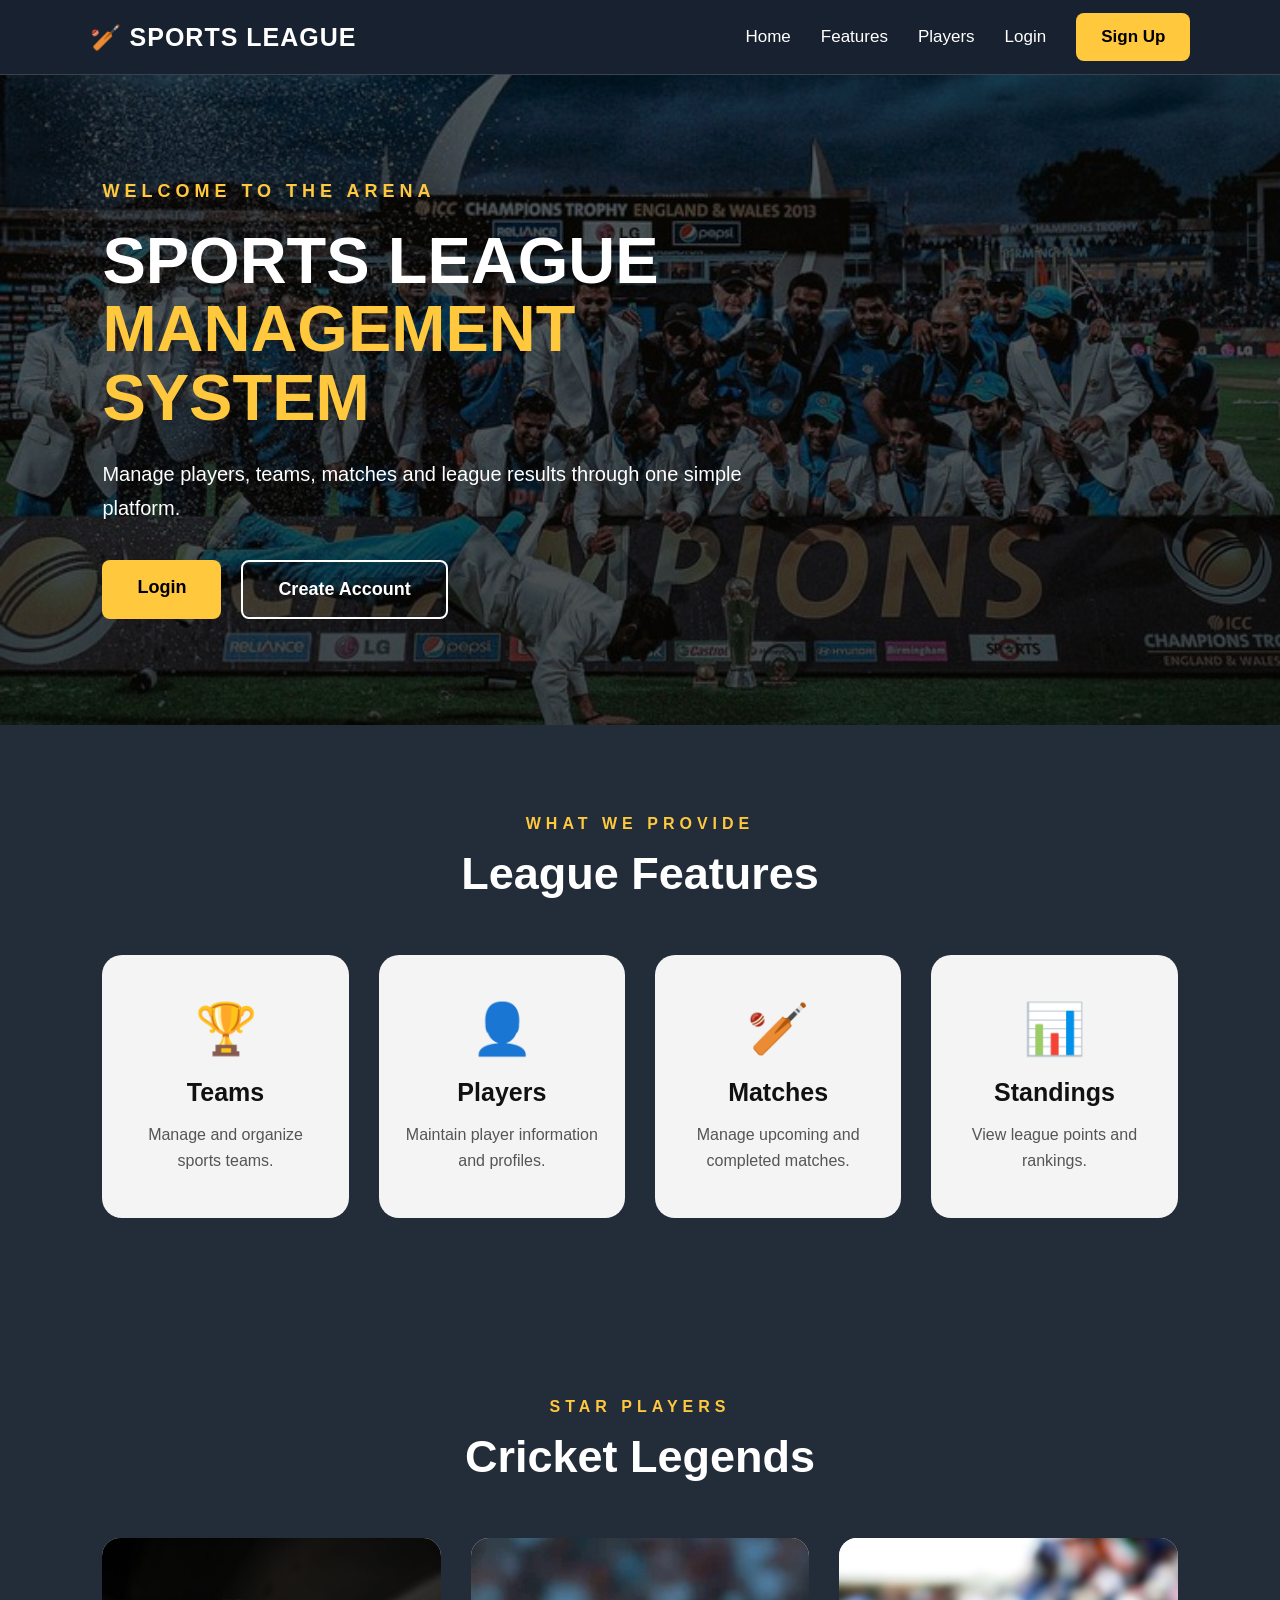
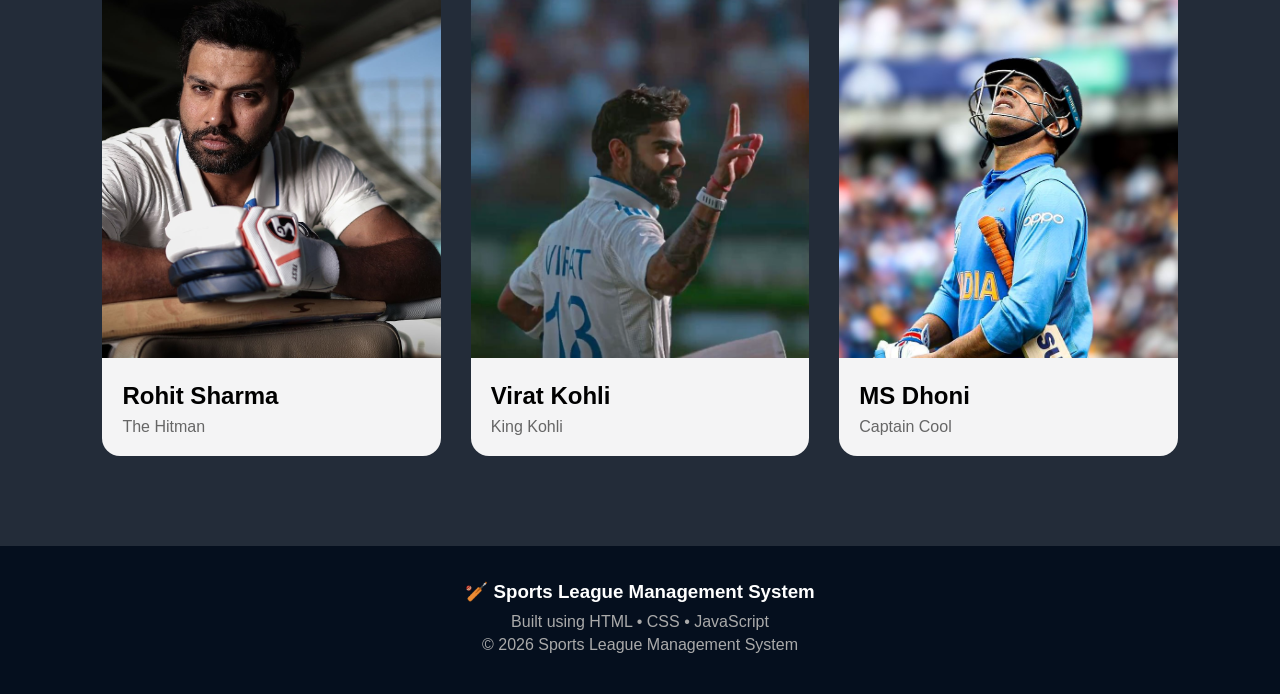
<file: index.html>
<!DOCTYPE html>
<html lang="en">

<head>
    <meta charset="UTF-8">
    <meta name="viewport" content="width=device-width, initial-scale=1.0">

    <title>Sports League Management System</title>

    <link rel="stylesheet" href="style.css">
</head>

<body>

    <!-- Navigation -->
    <nav class="navbar">

        <div class="logo">
            🏏 SPORTS LEAGUE
        </div>

        <div class="nav-links">
            <a href="index.html">Home</a>
            <a href="#features">Features</a>
            <a href="#players">Players</a>
            <a href="login.html">Login</a>
            <a href="signup.html" class="signup-btn">Sign Up</a>
        </div>

    </nav>


    <!-- Hero Section -->
    <section class="hero">

        <div class="hero-content">

            <p class="welcome">WELCOME TO THE ARENA</p>

            <h1>
                SPORTS LEAGUE
                <span>MANAGEMENT SYSTEM</span>
            </h1>

            <p class="description">
                Manage players, teams, matches and league results
                through one simple platform.
            </p>

            <div class="hero-buttons">

                <a href="login.html" class="login-btn">
                    Login
                </a>

                <a href="signup.html" class="create-btn">
                    Create Account
                </a>

            </div>

        </div>

    </section>


    <!-- Features -->
    <section class="features" id="features">

        <p class="section-small-title">
            WHAT WE PROVIDE
        </p>

        <h2>League Features</h2>

        <div class="feature-grid">

            <div class="feature-card">
                <div class="feature-icon">🏆</div>
                <h3>Teams</h3>
                <p>
                    Manage and organize sports teams.
                </p>
            </div>


            <div class="feature-card">
                <div class="feature-icon">👤</div>
                <h3>Players</h3>
                <p>
                    Maintain player information and profiles.
                </p>
            </div>


            <div class="feature-card">
                <div class="feature-icon">🏏</div>
                <h3>Matches</h3>
                <p>
                    Manage upcoming and completed matches.
                </p>
            </div>


            <div class="feature-card">
                <div class="feature-icon">📊</div>
                <h3>Standings</h3>
                <p>
                    View league points and rankings.
                </p>
            </div>

        </div>

    </section>


    <!-- Players -->
    <section class="players" id="players">

        <p class="section-small-title">
            STAR PLAYERS
        </p>

        <h2>Cricket Legends</h2>

        <div class="player-grid">


            <div class="player-card">

                <img src="Photos/player1.jpg.jpeg"
                     alt="Rohit Sharma">

                <div class="player-info">
                    <h3>Rohit Sharma</h3>
                    <p>The Hitman</p>
                </div>

            </div>


            <div class="player-card">

                <img src="Photos/player1.jpg"
                     alt="Virat Kohli">

                <div class="player-info">
                    <h3>Virat Kohli</h3>
                    <p>King Kohli</p>
                </div>

            </div>


            <div class="player-card">

                <img src="Photos/player3.jpg.jpg"
                     alt="MS Dhoni">

                <div class="player-info">
                    <h3>MS Dhoni</h3>
                    <p>Captain Cool</p>
                </div>

            </div>


        </div>

    </section>


    <!-- Footer -->
    <footer>

        <h3>🏏 Sports League Management System</h3>

        <p>
            Built using HTML • CSS • JavaScript
        </p>

        <p>
            © 2026 Sports League Management System
        </p>

    </footer>

</body>

</html>
</file>
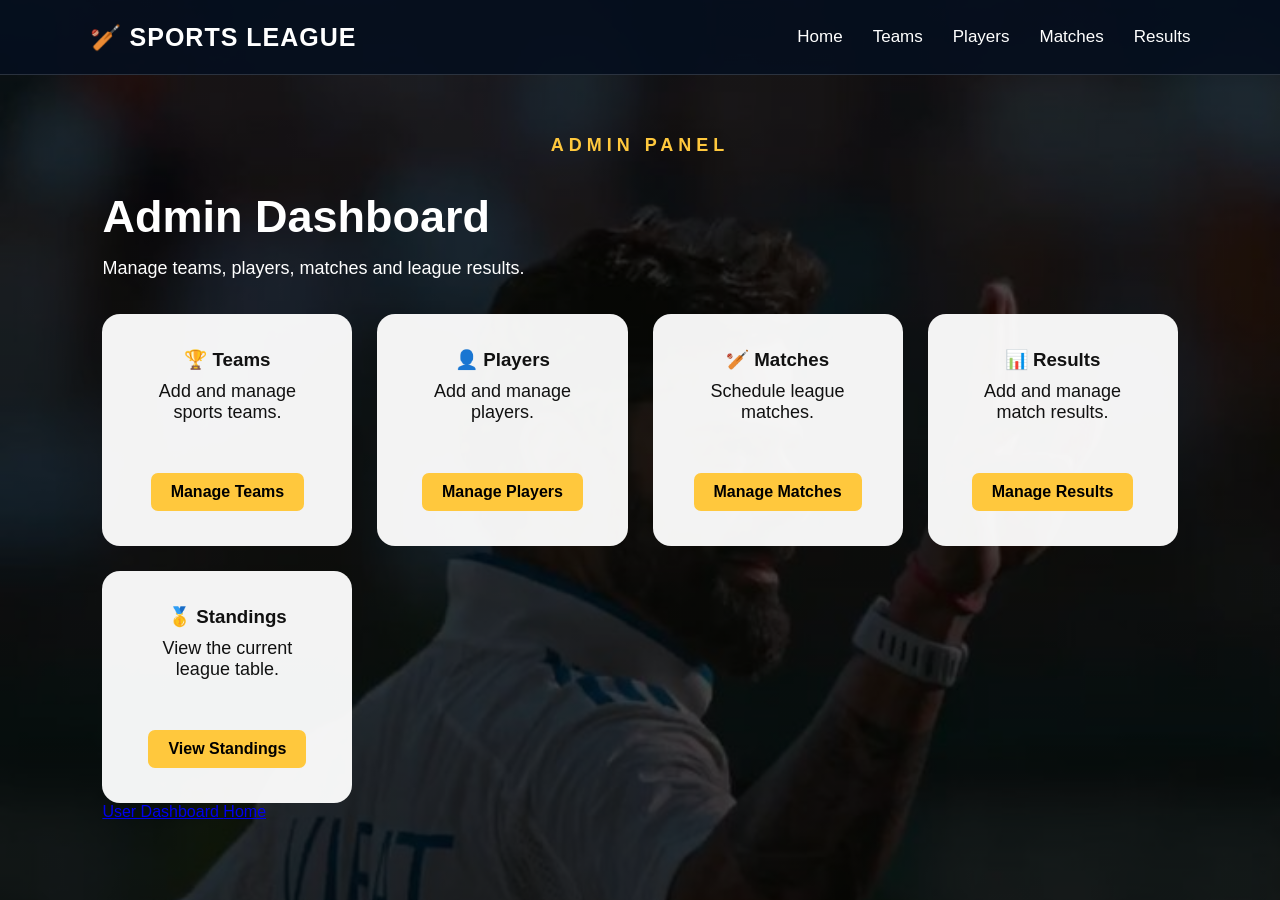
<file: admin.html>
<!DOCTYPE html>
<html lang="en">

<head>
    <meta charset="UTF-8">
    <meta name="viewport" content="width=device-width, initial-scale=1.0">
    <title>Admin Dashboard - Sports League</title>
    <link rel="stylesheet" href="style.css">
</head>

<body class="admin-page">

    <nav class="navbar">

        <div class="logo">
            🏏 SPORTS LEAGUE
        </div>

        <div class="nav-links">

            <a href="index.html">Home</a>

            <a href="teams.html">Teams</a>

            <a href="players.html">Players</a>

            <a href="matches.html">Matches</a>

            <a href="results.html">Results</a>

        </div>

    </nav>


    <div class="dashboard">

        <p class="section-small-title">
            ADMIN PANEL
        </p>

        <h1>Admin Dashboard</h1>

        <p>
            Manage teams, players, matches and league results.
        </p>


        <div class="dashboard-grid">


            <div class="dashboard-card">

                <h3>🏆 Teams</h3>

                <p>
                    Add and manage sports teams.
                </p>

                <a href="teams.html">
                    Manage Teams
                </a>

            </div>


            <div class="dashboard-card">

                <h3>👤 Players</h3>

                <p>
                    Add and manage players.
                </p>

                <a href="players.html">
                    Manage Players
                </a>

            </div>


            <div class="dashboard-card">

                <h3>🏏 Matches</h3>

                <p>
                    Schedule league matches.
                </p>

                <a href="matches.html">
                    Manage Matches
                </a>

            </div>


            <div class="dashboard-card">

                <h3>📊 Results</h3>

                <p>
                    Add and manage match results.
                </p>

                <a href="results.html">
                    Manage Results
                </a>

            </div>


            <div class="dashboard-card">

                <h3>🥇 Standings</h3>

                <p>
                    View the current league table.
                </p>

                <a href="standings.html">
                    View Standings
                </a>

            </div>


        </div>


        <div class="page-navigation">

            <a href="user.html">
                User Dashboard
            </a>

            <a href="index.html">
                Home
            </a>

        </div>

    </div>


</body>

</html>
</file>
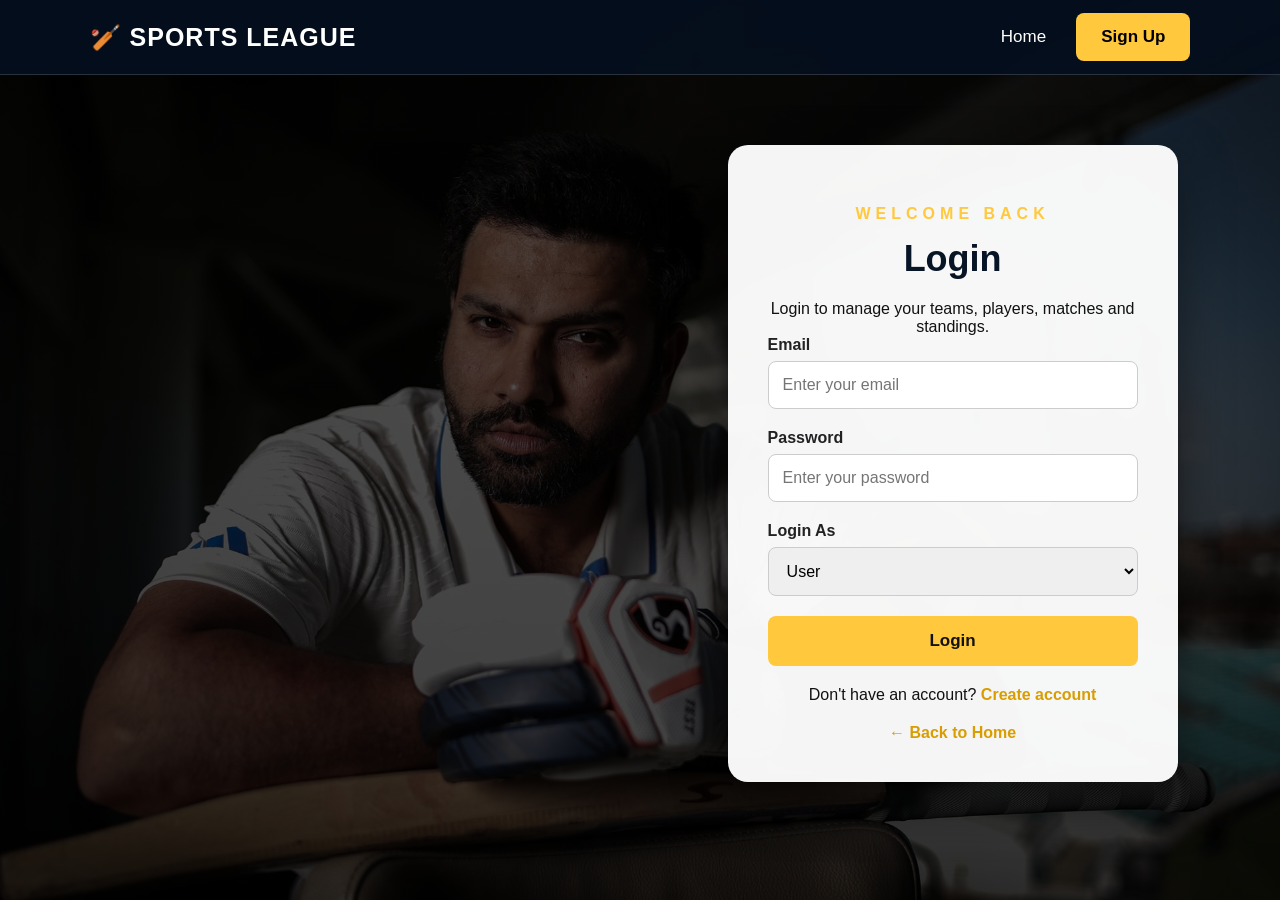
<file: login.html>
<!DOCTYPE html>
<html lang="en">

<head>
    <meta charset="UTF-8">
    <meta name="viewport" content="width=device-width, initial-scale=1.0">

    <title>Login - Sports League</title>

    <link rel="stylesheet" href="style.css">
</head>

<body class="login-page">

    <nav class="navbar">

        <div class="logo">
            🏏 SPORTS LEAGUE
        </div>

        <div class="nav-links">
            <a href="index.html">Home</a>
            <a href="signup.html" class="signup-btn">Sign Up</a>
        </div>

    </nav>


    <div class="form-container">

        <p class="section-small-title">WELCOME BACK</p>

        <h2>Login</h2>

        <p class="login-description">
            Login to manage your teams, players, matches and standings.
        </p>

        <form onsubmit="loginUser(event)">

            <label for="email">Email</label>

            <input
                type="email"
                id="email"
                placeholder="Enter your email"
                required
            >


            <label for="password">Password</label>

            <input
                type="password"
                id="password"
                placeholder="Enter your password"
                required
            >


            <label for="role">Login As</label>

            <select id="role">

                <option value="user">User</option>

                <option value="admin">Admin</option>

            </select>


            <button type="submit">
                Login
            </button>

        </form>


        <p class="account-text">
            Don't have an account?
            <a href="signup.html">Create account</a>
        </p>


        <p class="back-home">
            <a href="index.html">← Back to Home</a>
        </p>

    </div>


    <script>

        function loginUser(event) {

            event.preventDefault();

            let email =
                document.getElementById("email").value;

            let password =
                document.getElementById("password").value;

            let role =
                document.getElementById("role").value;


            if (role === "admin") {

                if (
                    email === "admin@gmail.com" &&
                    password === "admin123"
                ) {

                    localStorage.setItem(
                        "loggedIn",
                        "admin"
                    );

                    window.location.href =
                        "admin.html";

                } else {

                    alert("Invalid admin login");

                }

            } else {

                let users =
                    JSON.parse(
                        localStorage.getItem("users")
                    ) || [];


                let user = users.find(
                    u =>
                        u.email === email &&
                        u.password === password
                );


                if (user) {

                    localStorage.setItem(
                        "loggedIn",
                        "user"
                    );

                    localStorage.setItem(
                        "currentUser",
                        user.name
                    );

                    window.location.href =
                        "user.html";

                } else {

                    alert("Invalid email or password");

                }

            }

        }

    </script>

</body>

</html>
</file>
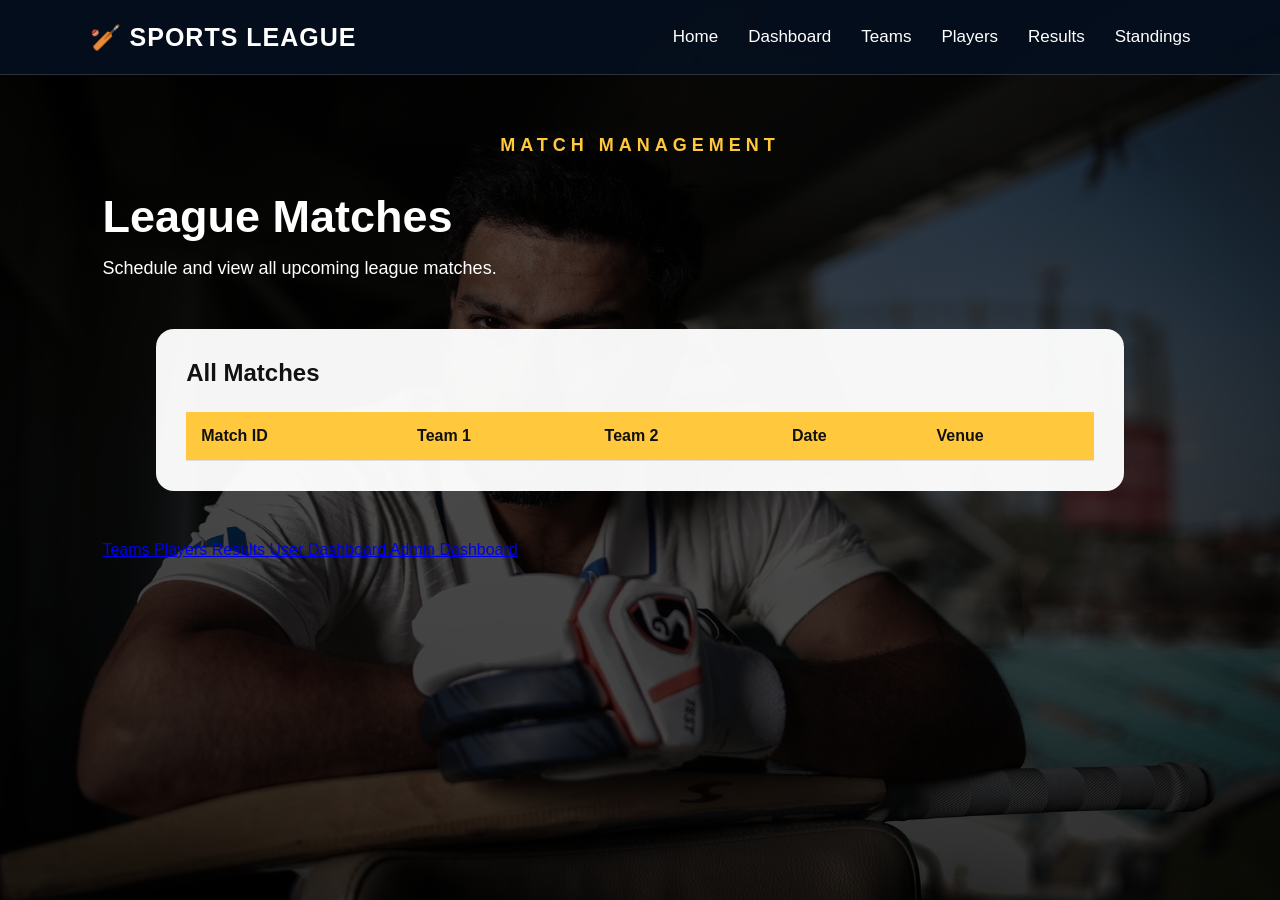
<file: matches.html>
<!DOCTYPE html>
<html lang="en">

<head>
    <meta charset="UTF-8">
    <meta name="viewport" content="width=device-width, initial-scale=1.0">
    <title>Matches - Sports League</title>
    <link rel="stylesheet" href="style.css">
</head>

<body class="matches-page">

    <nav class="navbar">

        <div class="logo">
            🏏 SPORTS LEAGUE
        </div>

        <div class="nav-links">

            <a href="index.html">Home</a>
            <a href="user.html">Dashboard</a>
            <a href="teams.html">Teams</a>
            <a href="players.html">Players</a>
            <a href="results.html">Results</a>
            <a href="standings.html">Standings</a>

        </div>

    </nav>


    <div class="dashboard">

        <p class="section-small-title">
            MATCH MANAGEMENT
        </p>

        <h1>League Matches</h1>

        <p>
            Schedule and view all upcoming league matches.
        </p>


        <!-- ADMIN SECTION -->

        <div id="adminSection" class="input-container">

            <h2>Schedule New Match</h2>

            <input
                type="text"
                id="team1"
                placeholder="Enter Team 1"
            >

            <input
                type="text"
                id="team2"
                placeholder="Enter Team 2"
            >

            <input
                type="date"
                id="matchDate"
            >

            <input
                type="text"
                id="venue"
                placeholder="Enter Venue"
            >

            <button onclick="addMatch()">
                Add Match
            </button>

        </div>


        <!-- MATCH TABLE -->

        <div class="table-container">

            <h2>All Matches</h2>

            <table>

                <thead>

                    <tr>
                        <th>Match ID</th>
                        <th>Team 1</th>
                        <th>Team 2</th>
                        <th>Date</th>
                        <th>Venue</th>
                    </tr>

                </thead>

                <tbody id="matchTable"></tbody>

            </table>

        </div>


        <div class="page-navigation">

            <a href="teams.html">
                Teams
            </a>

            <a href="players.html">
                Players
            </a>

            <a href="results.html">
                Results
            </a>

            <a href="user.html">
                User Dashboard
            </a>

            <a href="admin.html">
                Admin Dashboard
            </a>

        </div>

    </div>


    <script>

        let loggedIn =
            localStorage.getItem("loggedIn");


        // Only Admin can add matches

        if (loggedIn !== "admin") {

            document.getElementById("adminSection").style.display = "none";

        }


        let matches =
            JSON.parse(localStorage.getItem("matches")) || [];


        function addMatch() {

            let team1 =
                document.getElementById("team1").value.trim();

            let team2 =
                document.getElementById("team2").value.trim();

            let date =
                document.getElementById("matchDate").value;

            let venue =
                document.getElementById("venue").value.trim();


            if (
                team1 === "" ||
                team2 === "" ||
                date === "" ||
                venue === ""
            ) {

                alert("Please enter all match details");

                return;

            }


            if (team1 === team2) {

                alert("Team 1 and Team 2 must be different");

                return;

            }


            matches.push({

                id: matches.length + 1,

                team1: team1,

                team2: team2,

                date: date,

                venue: venue

            });


            localStorage.setItem(
                "matches",
                JSON.stringify(matches)
            );


            document.getElementById("team1").value = "";

            document.getElementById("team2").value = "";

            document.getElementById("matchDate").value = "";

            document.getElementById("venue").value = "";


            displayMatches();

        }


        function displayMatches() {

            let table =
                document.getElementById("matchTable");


            table.innerHTML = "";


            matches.forEach(function(match) {

                table.innerHTML += `

                    <tr>

                        <td>${match.id}</td>

                        <td>${match.team1}</td>

                        <td>${match.team2}</td>

                        <td>${match.date}</td>

                        <td>${match.venue}</td>

                    </tr>

                `;

            });

        }


        displayMatches();

    </script>

</body>

</html>
</file>
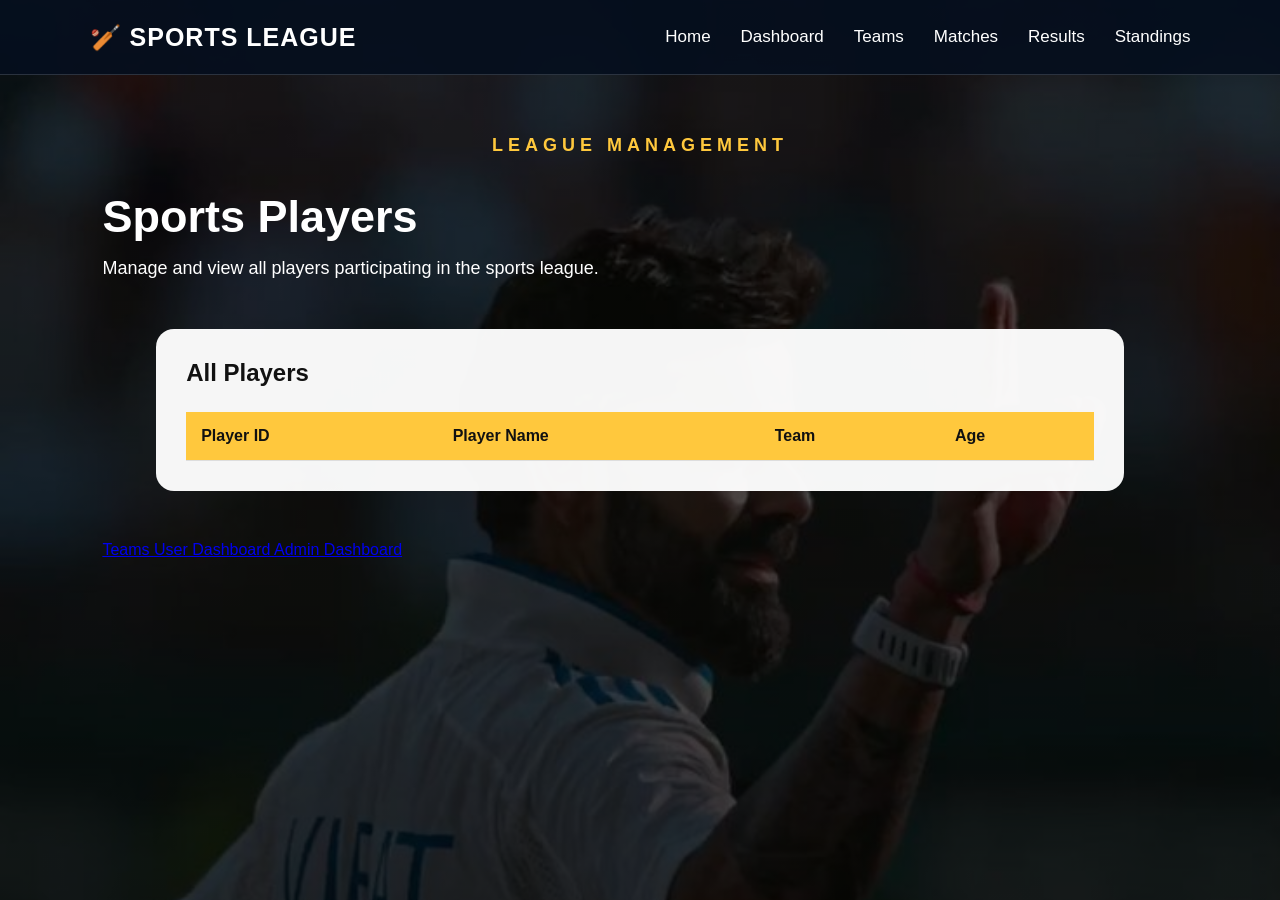
<file: players.html>
<!DOCTYPE html>
<html lang="en">

<head>
    <meta charset="UTF-8">
    <meta name="viewport" content="width=device-width, initial-scale=1.0">
    <title>Players - Sports League</title>
    <link rel="stylesheet" href="style.css">
</head>

<body class="players-page">

    <nav class="navbar">

        <div class="logo">
            🏏 SPORTS LEAGUE
        </div>

        <div class="nav-links">

            <a href="index.html">Home</a>
            <a href="user.html">Dashboard</a>
            <a href="teams.html">Teams</a>
            <a href="matches.html">Matches</a>
            <a href="results.html">Results</a>
            <a href="standings.html">Standings</a>

        </div>

    </nav>


    <div class="dashboard">

        <p class="section-small-title">
            LEAGUE MANAGEMENT
        </p>

        <h1>Sports Players</h1>

        <p>
            Manage and view all players participating in the sports league.
        </p>


        <!-- ADMIN SECTION -->

        <div id="adminSection" class="input-container">

            <h2>Add New Player</h2>

            <input
                type="text"
                id="playerName"
                placeholder="Enter Player Name"
            >

            <input
                type="text"
                id="playerTeam"
                placeholder="Enter Team Name"
            >

            <input
                type="number"
                id="playerAge"
                placeholder="Enter Age"
            >

            <button onclick="addPlayer()">
                Add Player
            </button>

        </div>


        <!-- PLAYER TABLE -->

        <div class="table-container">

            <h2>All Players</h2>

            <table>

                <thead>

                    <tr>
                        <th>Player ID</th>
                        <th>Player Name</th>
                        <th>Team</th>
                        <th>Age</th>
                    </tr>

                </thead>

                <tbody id="playerTable"></tbody>

            </table>

        </div>


        <div class="page-navigation">

            <a href="teams.html">
                Teams
            </a>

            <a href="user.html">
                User Dashboard
            </a>

            <a href="admin.html">
                Admin Dashboard
            </a>

        </div>

    </div>


    <script>

        let loggedIn =
            localStorage.getItem("loggedIn");


        // Only Admin can add players

        if (loggedIn !== "admin") {

            document.getElementById("adminSection").style.display = "none";

        }


        let players =
            JSON.parse(localStorage.getItem("players")) || [];


        function addPlayer() {

            let name =
                document.getElementById("playerName").value.trim();

            let team =
                document.getElementById("playerTeam").value.trim();

            let age =
                document.getElementById("playerAge").value;


            if (
                name === "" ||
                team === "" ||
                age === ""
            ) {

                alert("Please enter all player details");

                return;

            }


            players.push({

                id: players.length + 1,

                name: name,

                team: team,

                age: age

            });


            localStorage.setItem(
                "players",
                JSON.stringify(players)
            );


            document.getElementById("playerName").value = "";

            document.getElementById("playerTeam").value = "";

            document.getElementById("playerAge").value = "";


            displayPlayers();

        }


        function displayPlayers() {

            let table =
                document.getElementById("playerTable");


            table.innerHTML = "";


            players.forEach(function(player) {

                table.innerHTML += `

                    <tr>

                        <td>${player.id}</td>

                        <td>${player.name}</td>

                        <td>${player.team}</td>

                        <td>${player.age}</td>

                    </tr>

                `;

            });

        }


        displayPlayers();

    </script>

</body>

</html>
</file>
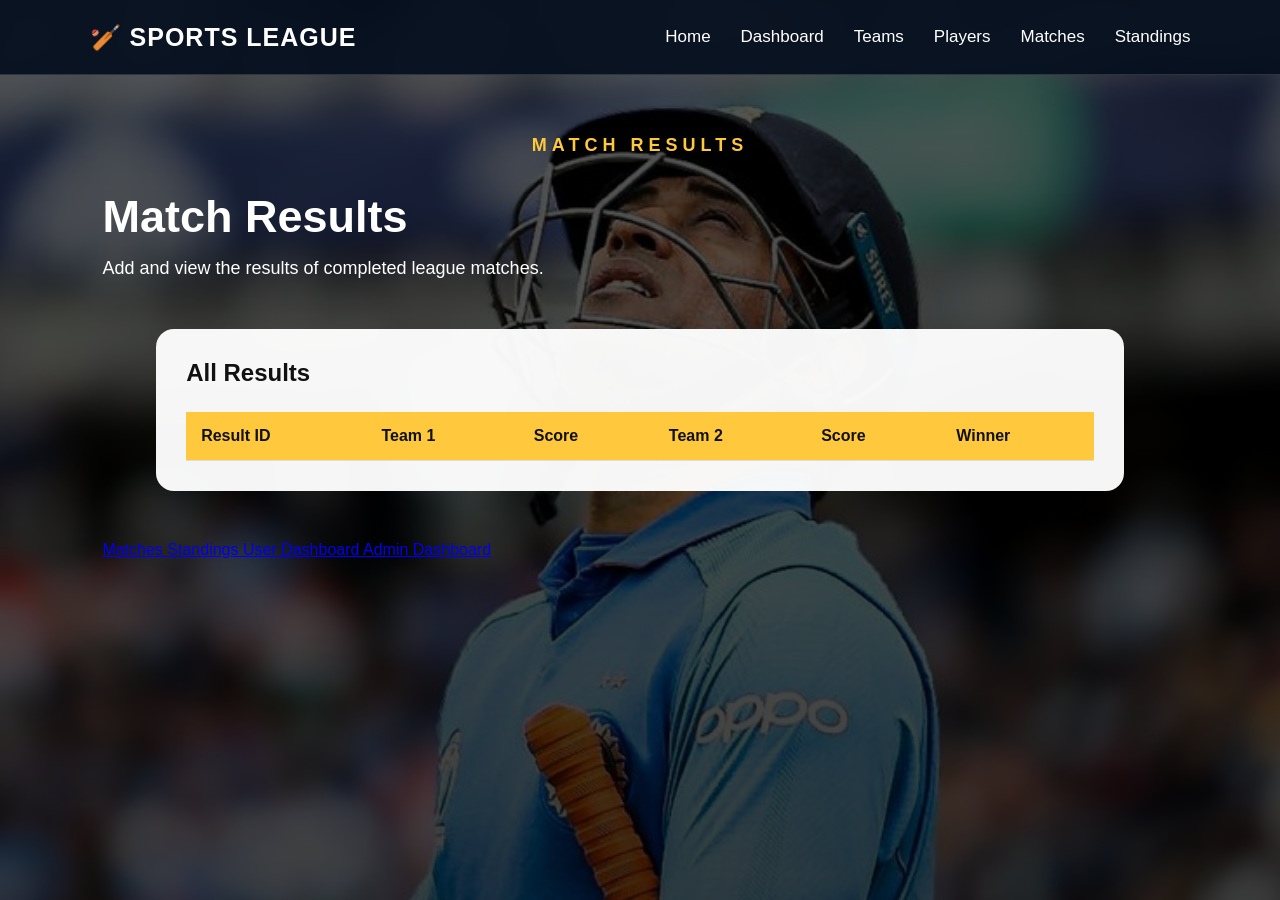
<file: results.html>
<!DOCTYPE html>
<html lang="en">

<head>
    <meta charset="UTF-8">
    <meta name="viewport" content="width=device-width, initial-scale=1.0">
    <title>Results - Sports League</title>
    <link rel="stylesheet" href="style.css">
</head>

<body class="results-page">

    <nav class="navbar">

        <div class="logo">
            🏏 SPORTS LEAGUE
        </div>

        <div class="nav-links">

            <a href="index.html">Home</a>
            <a href="user.html">Dashboard</a>
            <a href="teams.html">Teams</a>
            <a href="players.html">Players</a>
            <a href="matches.html">Matches</a>
            <a href="standings.html">Standings</a>

        </div>

    </nav>


    <div class="dashboard">

        <p class="section-small-title">
            MATCH RESULTS
        </p>

        <h1>Match Results</h1>

        <p>
            Add and view the results of completed league matches.
        </p>


        <!-- ADMIN SECTION -->

        <div id="adminSection" class="input-container">

            <h2>Add Match Result</h2>

            <input
                type="text"
                id="team1"
                placeholder="Enter Team 1"
            >

            <input
                type="number"
                id="score1"
                placeholder="Team 1 Score"
            >

            <input
                type="text"
                id="team2"
                placeholder="Enter Team 2"
            >

            <input
                type="number"
                id="score2"
                placeholder="Team 2 Score"
            >

            <button onclick="addResult()">
                Add Result
            </button>

        </div>


        <!-- RESULTS TABLE -->

        <div class="table-container">

            <h2>All Results</h2>

            <table>

                <thead>

                    <tr>
                        <th>Result ID</th>
                        <th>Team 1</th>
                        <th>Score</th>
                        <th>Team 2</th>
                        <th>Score</th>
                        <th>Winner</th>
                    </tr>

                </thead>

                <tbody id="resultTable"></tbody>

            </table>

        </div>


        <div class="page-navigation">

            <a href="matches.html">
                Matches
            </a>

            <a href="standings.html">
                Standings
            </a>

            <a href="user.html">
                User Dashboard
            </a>

            <a href="admin.html">
                Admin Dashboard
            </a>

        </div>

    </div>


    <script>

        let loggedIn =
            localStorage.getItem("loggedIn");


        // Only Admin can add results

        if (loggedIn !== "admin") {

            document.getElementById("adminSection").style.display = "none";

        }


        let results =
            JSON.parse(localStorage.getItem("results")) || [];


        function addResult() {

            let team1 =
                document.getElementById("team1").value.trim();

            let score1 =
                Number(document.getElementById("score1").value);

            let team2 =
                document.getElementById("team2").value.trim();

            let score2 =
                Number(document.getElementById("score2").value);


            if (
                team1 === "" ||
                team2 === "" ||
                document.getElementById("score1").value === "" ||
                document.getElementById("score2").value === ""
            ) {

                alert("Please enter all result details");

                return;

            }


            if (team1 === team2) {

                alert("Team 1 and Team 2 must be different");

                return;

            }


            let winner;


            if (score1 > score2) {

                winner = team1;

            }

            else if (score2 > score1) {

                winner = team2;

            }

            else {

                winner = "Draw";

            }


            results.push({

                id: results.length + 1,

                team1: team1,

                score1: score1,

                team2: team2,

                score2: score2,

                winner: winner

            });


            localStorage.setItem(
                "results",
                JSON.stringify(results)
            );


            document.getElementById("team1").value = "";

            document.getElementById("score1").value = "";

            document.getElementById("team2").value = "";

            document.getElementById("score2").value = "";


            displayResults();

        }


        function displayResults() {

            let table =
                document.getElementById("resultTable");


            table.innerHTML = "";


            results.forEach(function(result) {

                table.innerHTML += `

                    <tr>

                        <td>${result.id}</td>

                        <td>${result.team1}</td>

                        <td>${result.score1}</td>

                        <td>${result.team2}</td>

                        <td>${result.score2}</td>

                        <td>${result.winner}</td>

                    </tr>

                `;

            });

        }


        displayResults();

    </script>

</body>

</html>
</file>
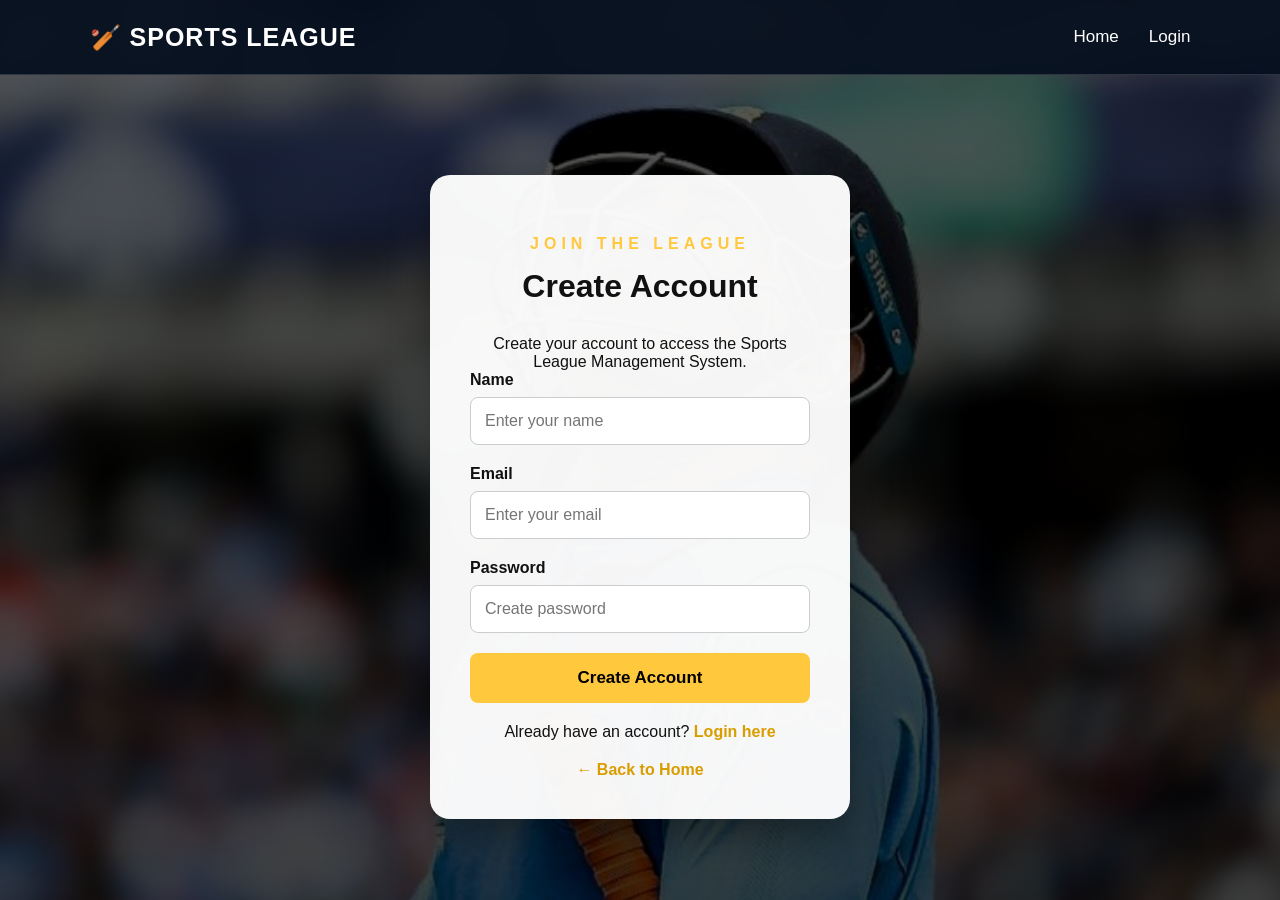
<file: signup.html>
<!DOCTYPE html>
<html lang="en">

<head>
    <meta charset="UTF-8">
    <meta name="viewport" content="width=device-width, initial-scale=1.0">
    <title>Create Account</title>
    <link rel="stylesheet" href="style.css">
</head>

<body class="signup-page">

    <nav class="navbar">

        <div class="logo">
            🏏 SPORTS LEAGUE
        </div>

        <div class="nav-links">

            <a href="index.html">Home</a>

            <a href="login.html">Login</a>

        </div>

    </nav>


    <div class="form-container">

        <p class="section-small-title">
            JOIN THE LEAGUE
        </p>

        <h2>Create Account</h2>

        <p class="login-description">
            Create your account to access the Sports League Management System.
        </p>


        <form onsubmit="signupUser(event)">

            <label for="name">
                Name
            </label>

            <input
                type="text"
                id="name"
                placeholder="Enter your name"
                required
            >


            <label for="email">
                Email
            </label>

            <input
                type="email"
                id="email"
                placeholder="Enter your email"
                required
            >


            <label for="password">
                Password
            </label>

            <input
                type="password"
                id="password"
                placeholder="Create password"
                required
            >


            <button type="submit">
                Create Account
            </button>

        </form>


        <p class="account-text">

            Already have an account?

            <a href="login.html">
                Login here
            </a>

        </p>


        <p class="back-home">

            <a href="index.html">
                ← Back to Home
            </a>

        </p>

    </div>


    <script>

        function signupUser(event) {

            event.preventDefault();


            let name =
                document.getElementById("name").value.trim();

            let email =
                document.getElementById("email").value.trim();

            let password =
                document.getElementById("password").value;


            let users =
                JSON.parse(localStorage.getItem("users")) || [];


            let existingUser =
                users.find(user => user.email === email);


            if (existingUser) {

                alert("Account already exists. Please login.");

                return;
            }


            users.push({

                name: name,

                email: email,

                password: password

            });


            localStorage.setItem(
                "users",
                JSON.stringify(users)
            );


            alert("Account created successfully!");

            window.location.href = "login.html";

        }

    </script>

</body>


</html>
</file>
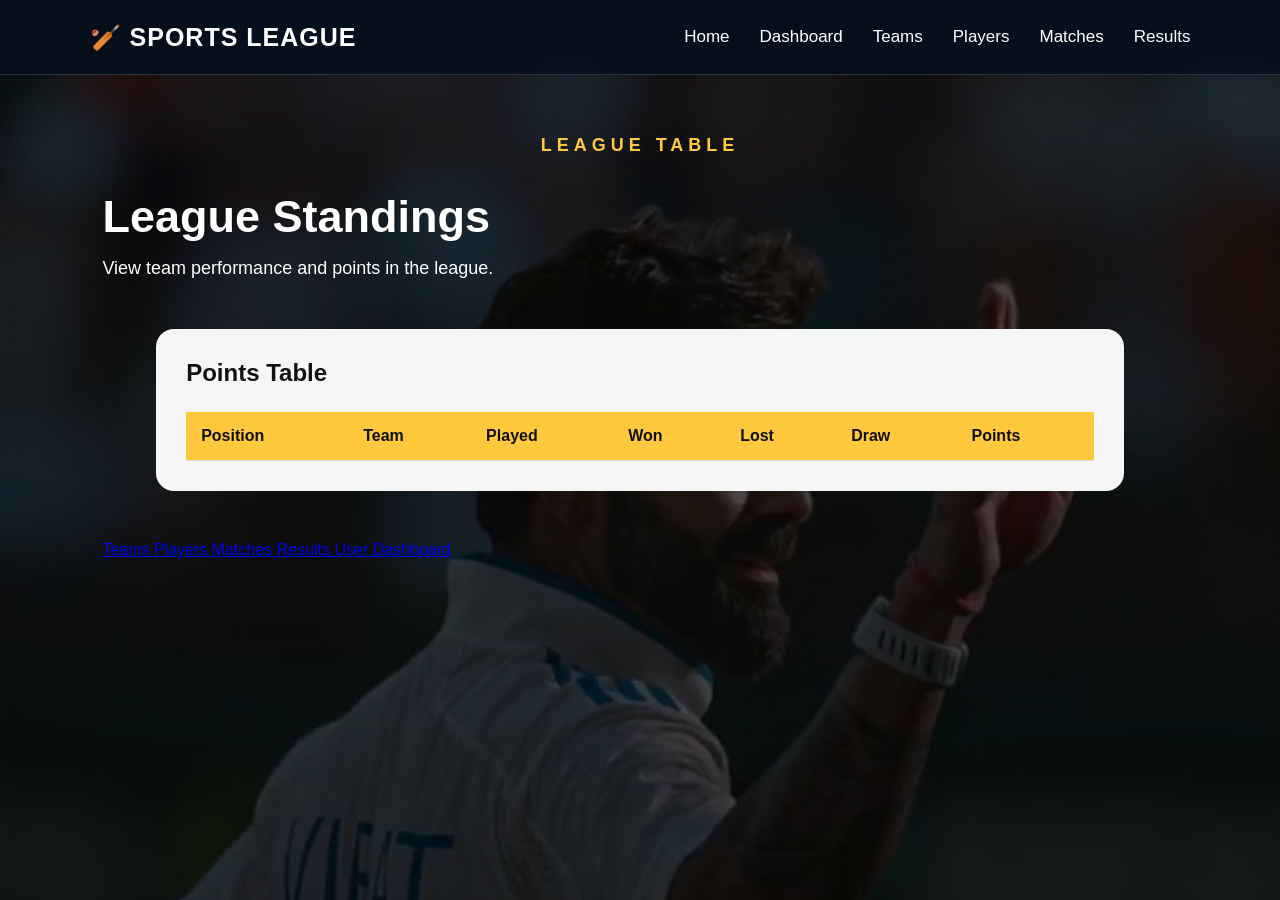
<file: standings.html>
<!DOCTYPE html>
<html lang="en">

<head>
    <meta charset="UTF-8">
    <meta name="viewport" content="width=device-width, initial-scale=1.0">
    <title>Standings - Sports League</title>
    <link rel="stylesheet" href="style.css">
</head>

<body class="standings-page">

    <nav class="navbar">
        <div class="logo">🏏 SPORTS LEAGUE</div>

        <div class="nav-links">
            <a href="index.html">Home</a>
            <a href="user.html">Dashboard</a>
            <a href="teams.html">Teams</a>
            <a href="players.html">Players</a>
            <a href="matches.html">Matches</a>
            <a href="results.html">Results</a>
        </div>
    </nav>


    <div class="dashboard">

        <p class="section-small-title">LEAGUE TABLE</p>

        <h1>League Standings</h1>

        <p>
            View team performance and points in the league.
        </p>


        <div class="table-container">

            <h2>Points Table</h2>

            <table>

                <thead>
                    <tr>
                        <th>Position</th>
                        <th>Team</th>
                        <th>Played</th>
                        <th>Won</th>
                        <th>Lost</th>
                        <th>Draw</th>
                        <th>Points</th>
                    </tr>
                </thead>

                <tbody id="standingsTable"></tbody>

            </table>

        </div>


        <div class="page-navigation">

            <a href="teams.html">
                Teams
            </a>

            <a href="players.html">
                Players
            </a>

            <a href="matches.html">
                Matches
            </a>

            <a href="results.html">
                Results
            </a>

            <a href="user.html">
                User Dashboard
            </a>

        </div>

    </div>


    <script>

        let teams =
            JSON.parse(localStorage.getItem("teams")) || [];

        let results =
            JSON.parse(localStorage.getItem("results")) || [];


        function calculateStandings() {

            let standings = [];


            teams.forEach(function(team) {

                standings.push({

                    name: team.name,

                    played: 0,

                    won: 0,

                    lost: 0,

                    draw: 0,

                    points: 0

                });

            });


            results.forEach(function(result) {

                let team1 = standings.find(
                    team => team.name === result.team1
                );

                let team2 = standings.find(
                    team => team.name === result.team2
                );


                if (!team1 || !team2) {
                    return;
                }


                team1.played++;
                team2.played++;


                if (result.winner === "Draw") {

                    team1.draw++;
                    team2.draw++;

                    team1.points += 1;
                    team2.points += 1;

                }

                else if (result.winner === team1.name) {

                    team1.won++;
                    team2.lost++;

                    team1.points += 3;

                }

                else if (result.winner === team2.name) {

                    team2.won++;
                    team1.lost++;

                    team2.points += 3;

                }

            });


            standings.sort(
                (a, b) => b.points - a.points
            );


            displayStandings(standings);

        }


        function displayStandings(standings) {

            let table =
                document.getElementById("standingsTable");


            table.innerHTML = "";


            standings.forEach(function(team, index) {

                table.innerHTML += `

                    <tr>

                        <td>${index + 1}</td>

                        <td>${team.name}</td>

                        <td>${team.played}</td>

                        <td>${team.won}</td>

                        <td>${team.lost}</td>

                        <td>${team.draw}</td>

                        <td>${team.points}</td>

                    </tr>

                `;

            });

        }


        calculateStandings();

    </script>

</body>

</html>
</file>
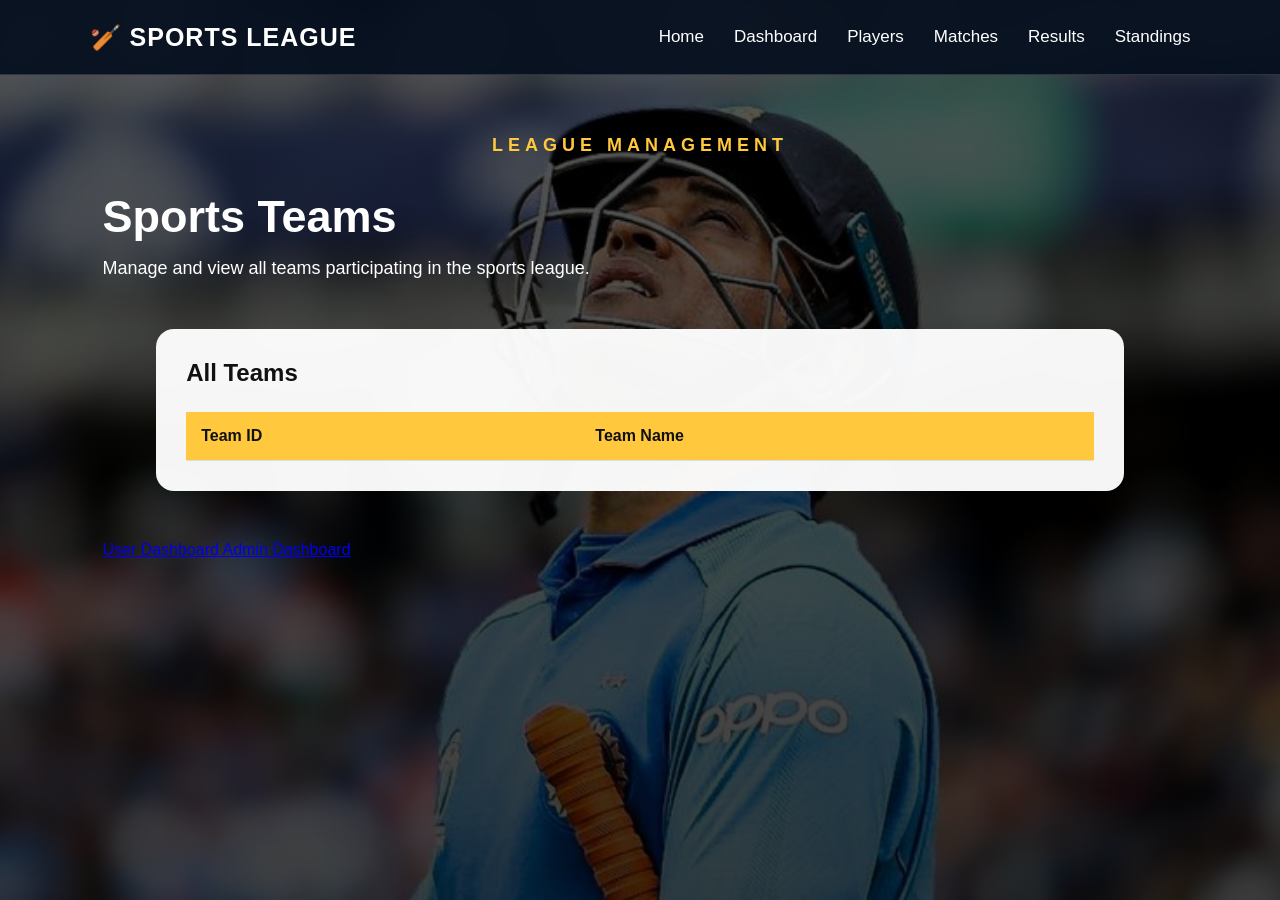
<file: teams.html>
<!DOCTYPE html>
<html lang="en">

<head>
    <meta charset="UTF-8">
    <meta name="viewport" content="width=device-width, initial-scale=1.0">
    <title>Teams - Sports League</title>
    <link rel="stylesheet" href="style.css">
</head>

<body class="teams-page">

    <nav class="navbar">

        <div class="logo">
            🏏 SPORTS LEAGUE
        </div>

        <div class="nav-links">

            <a href="index.html">Home</a>
            <a href="user.html">Dashboard</a>
            <a href="players.html">Players</a>
            <a href="matches.html">Matches</a>
            <a href="results.html">Results</a>
            <a href="standings.html">Standings</a>

        </div>

    </nav>


    <div class="dashboard">

        <p class="section-small-title">
            LEAGUE MANAGEMENT
        </p>

        <h1>Sports Teams</h1>

        <p>
            Manage and view all teams participating in the sports league.
        </p>


        <!-- ADMIN SECTION -->

        <div id="adminSection" class="input-container">

            <h2>Add New Team</h2>

            <input
                type="text"
                id="teamName"
                placeholder="Enter Team Name"
            >

            <button onclick="addTeam()">
                Add Team
            </button>

        </div>


        <!-- TEAM TABLE -->

        <div class="table-container">

            <h2>All Teams</h2>

            <table>

                <thead>

                    <tr>
                        <th>Team ID</th>
                        <th>Team Name</th>
                    </tr>

                </thead>

                <tbody id="teamTable"></tbody>

            </table>

        </div>


        <div class="page-navigation">

            <a href="user.html">
                User Dashboard
            </a>

            <a href="admin.html">
                Admin Dashboard
            </a>

        </div>

    </div>


    <script>

        let loggedIn = localStorage.getItem("loggedIn");


        // Only Admin can add teams

        if (loggedIn !== "admin") {

            document.getElementById("adminSection").style.display = "none";

        }


        let teams =
            JSON.parse(localStorage.getItem("teams")) || [];


        function addTeam() {

            let name =
                document.getElementById("teamName").value.trim();


            if (name === "") {

                alert("Enter team name");

                return;

            }


            teams.push({

                id: teams.length + 1,

                name: name

            });


            localStorage.setItem(
                "teams",
                JSON.stringify(teams)
            );


            document.getElementById("teamName").value = "";


            displayTeams();

        }


        function displayTeams() {

            let table =
                document.getElementById("teamTable");


            table.innerHTML = "";


            teams.forEach(function(team) {

                table.innerHTML += `

                    <tr>

                        <td>${team.id}</td>

                        <td>${team.name}</td>

                    </tr>

                `;

            });

        }


        displayTeams();

    </script>

</body>

</html>
</file>
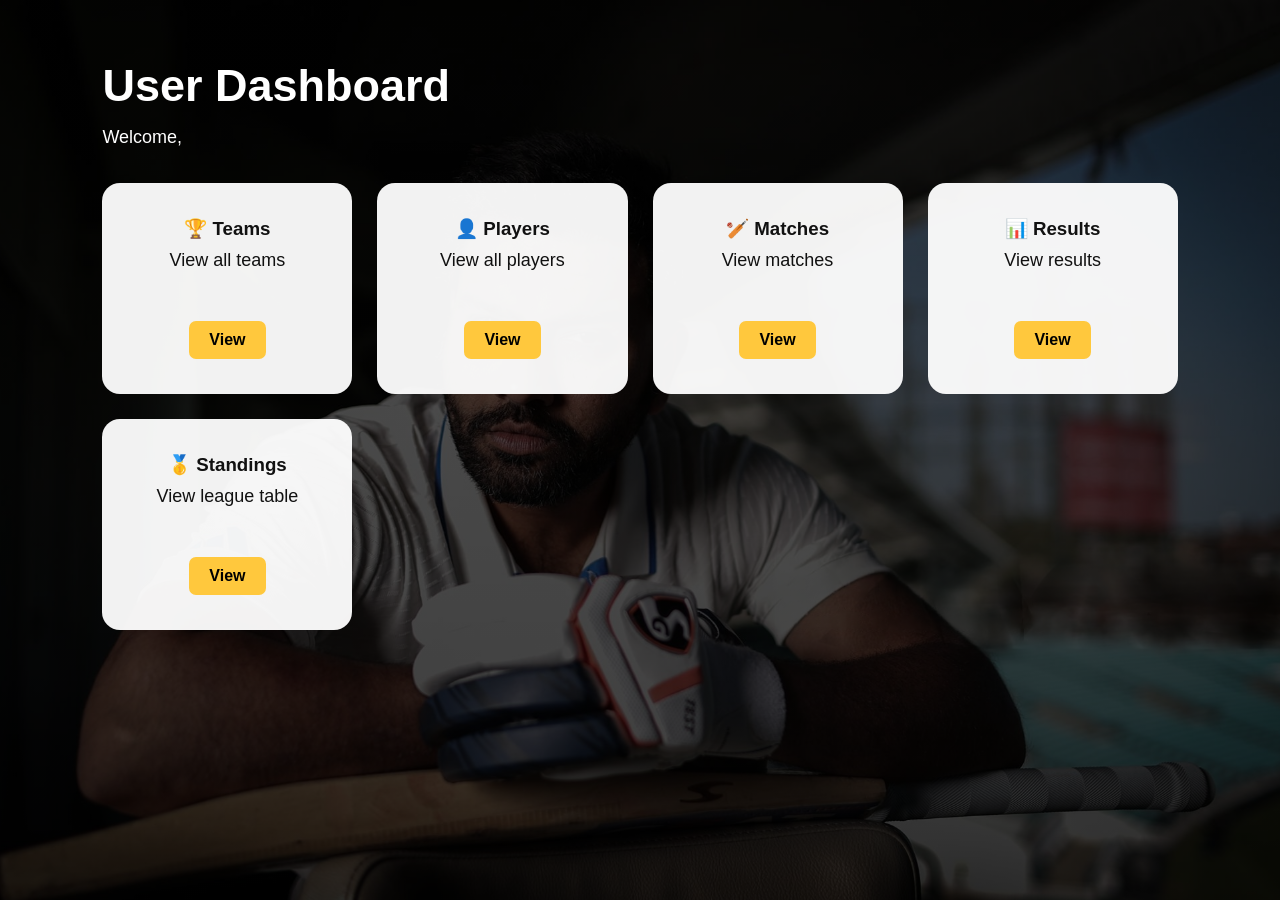
<file: user.html>
<!DOCTYPE html>
<html>
<head>
    <title>User Dashboard</title>
    <link rel="stylesheet" href="style.css">
</head>

<body class="user-page">

    <div class="dashboard">

        <h1>User Dashboard</h1>

        <p>
            Welcome, <span id="username"></span>
        </p>

        <div class="dashboard-grid">

            <div class="dashboard-card">
                <h3>🏆 Teams</h3>
                <p>View all teams</p>
                <a href="teams.html">View</a>
            </div>

            <div class="dashboard-card">
                <h3>👤 Players</h3>
                <p>View all players</p>
                <a href="players.html">View</a>
            </div>

            <div class="dashboard-card">
                <h3>🏏 Matches</h3>
                <p>View matches</p>
                <a href="matches.html">View</a>
            </div>

            <div class="dashboard-card">
                <h3>📊 Results</h3>
                <p>View results</p>
                <a href="results.html">View</a>
            </div>

            <div class="dashboard-card">
                <h3>🥇 Standings</h3>
                <p>View league table</p>
                <a href="standings.html">View</a>
            </div>

        </div>

    </div>


    <script>

        let user = localStorage.getItem("currentUser");

        if (user) {

            document.getElementById("username").innerText = user;

        }

    </script>

</body>
</html>
</file>
<file: style.css>
* {
    margin: 0;
    padding: 0;
    box-sizing: border-box;
}

body {
    font-family: Arial, sans-serif;
    color: white;
    min-height: 100vh;
    background-size: cover;
    background-position: center;
    background-attachment: fixed;
}

/* =========================
   DIFFERENT PAGE BACKGROUNDS
   ========================= */

.home-page {
    background-image:
        linear-gradient(rgba(0, 0, 0, 0.65), rgba(0, 0, 0, 0.75)),
        url("Photos/player1.jpg");
}

/* =========================
   LOGIN PAGE
   ========================= */

.login-page {
    min-height: 100vh;

    background-image:
        linear-gradient(
            rgba(0, 0, 0, 0.65),
            rgba(0, 0, 0, 0.75)
        ),
        url("Photos/player1.jpg.jpeg");

    background-size: cover;
    background-position: center;
    background-repeat: no-repeat;
    background-attachment: fixed;
}

.login-page .form-container {
    width: 450px;
    max-width: 90%;

    margin-left: auto;
    margin-right: 8%;
    margin-top: 70px;

    padding: 40px;

    background: rgba(255, 255, 255, 0.96);
    color: #111;

    border-radius: 20px;

    box-shadow: 0 20px 50px rgba(0, 0, 0, 0.5);
}
.login-page .form-container h2 {
    text-align: center;
    font-size: 36px;
    margin-bottom: 10px;
    color: #071426;
}

.login-page .form-container label {
    display: block;
    margin-bottom: 7px;
    font-weight: bold;
    color: #222;
}

.login-page .form-container input,
.login-page .form-container select {
    width: 100%;
    padding: 14px;
    margin-bottom: 20px;

    border: 1px solid #ccc;
    border-radius: 8px;

    font-size: 16px;
}

.login-page .form-container button {
    width: 100%;
    padding: 15px;

    background: #ffc83d;
    color: #111;

    border: none;
    border-radius: 8px;

    font-size: 17px;
    font-weight: bold;
    cursor: pointer;
}

.login-page .form-container button:hover {
    background: #e5a900;
}

.account-text {
    text-align: center;
    margin-top: 22px;
}

.account-text a {
    color: #d99d00;
    font-weight: bold;
    text-decoration: none;
}

.back-home {
    text-align: center;
    margin-top: 15px;
}

.back-home a {
    color: #555;
    text-decoration: none;
}
.signup-page {
    background-image:
        linear-gradient(rgba(0, 0, 0, 0.65), rgba(0, 0, 0, 0.75)),
        url("Photos/player3.jpg.jpg");
}

.admin-page {
    background-image:
        linear-gradient(rgba(0, 0, 0, 0.65), rgba(0, 0, 0, 0.75)),
        url("Photos/player1.jpg");
}

.user-page {
    background-image:
        linear-gradient(rgba(0, 0, 0, 0.65), rgba(0, 0, 0, 0.75)),
        url("Photos/player1.jpg.jpeg");
}

.teams-page {
    background-image:
        linear-gradient(rgba(0, 0, 0, 0.65), rgba(0, 0, 0, 0.75)),
        url("Photos/player3.jpg.jpg");
}

.players-page {
    background-image:
        linear-gradient(rgba(0, 0, 0, 0.65), rgba(0, 0, 0, 0.75)),
        url("Photos/player1.jpg");
}

.matches-page {
    background-image:
        linear-gradient(rgba(0, 0, 0, 0.65), rgba(0, 0, 0, 0.75)),
        url("Photos/player1.jpg.jpeg");
}

.results-page {
    background-image:
        linear-gradient(rgba(0, 0, 0, 0.65), rgba(0, 0, 0, 0.75)),
        url("Photos/player3.jpg.jpg");
}

.standings-page {
    background-image:
        linear-gradient(rgba(0, 0, 0, 0.65), rgba(0, 0, 0, 0.75)),
        url("Photos/player1.jpg");
}


/* =========================
   NAVBAR
   ========================= */

.navbar {
    width: 100%;
    height: 75px;

    display: flex;
    justify-content: space-between;
    align-items: center;

    padding: 0 7%;

    background: rgba(5, 15, 30, 0.92);

    border-bottom: 1px solid rgba(255, 255, 255, 0.15);
}

.logo {
    font-size: 25px;
    font-weight: bold;
    letter-spacing: 1px;
}

.nav-links {
    display: flex;
    align-items: center;
    gap: 30px;
}

.nav-links a {
    color: white;
    text-decoration: none;
    font-size: 17px;
}

.nav-links a:hover {
    color: #ffc83d;
}

.signup-btn {
    background: #ffc83d;
    color: black !important;
    padding: 14px 25px;
    border-radius: 8px;
    font-weight: bold;
}


/* =========================
   HOME HERO
   ========================= */

/* HOME HERO */

.hero {
    min-height: 650px;

    display: flex;
    align-items: center;

    padding-left: 8%;

    background-image:
        linear-gradient(rgba(0, 0, 0, 0.60), rgba(0, 0, 0, 0.70)),
        url("Photos/champions.jpg");

    background-size: cover;
    background-position: center;
    background-repeat: no-repeat;
}

.hero-content {
    max-width: 750px;
}

.hero-content {
    max-width: 750px;
}

.welcome {
    color: #ffc83d;
    font-size: 18px;
    font-weight: bold;
    letter-spacing: 5px;
    margin-bottom: 25px;
}

.hero h1 {
    font-size: 65px;
    line-height: 1.05;
    margin-bottom: 25px;
}

.hero h1 span {
    display: block;
    color: #ffc83d;
}

.description {
    font-size: 20px;
    line-height: 1.7;
    max-width: 650px;
    margin-bottom: 35px;
}

.hero-buttons {
    display: flex;
    gap: 20px;
}

.login-btn,
.create-btn {
    text-decoration: none;
    padding: 17px 35px;
    border-radius: 8px;
    font-size: 18px;
    font-weight: bold;
}

.login-btn {
    background: #ffc83d;
    color: black;
}

.create-btn {
    border: 2px solid white;
    color: white;
}

.login-btn:hover,
.create-btn:hover {
    transform: translateY(-3px);
}


/* =========================
   SECTIONS
   ========================= */

.features,
.players {
    padding: 90px 8%;
    background: rgba(5, 15, 30, 0.88);
}

.section-small-title {
    text-align: center;
    color: #ffc83d;
    letter-spacing: 5px;
    font-weight: bold;
    margin-bottom: 15px;
}

.features h2,
.players h2 {
    text-align: center;
    font-size: 45px;
    margin-bottom: 55px;
}


/* =========================
   FEATURE CARDS
   ========================= */

.feature-grid {
    display: grid;
    grid-template-columns: repeat(4, 1fr);
    gap: 30px;
}

.feature-card {
    background: rgba(255, 255, 255, 0.95);
    color: #111;

    padding: 45px 25px;

    text-align: center;

    border-radius: 20px;

    transition: 0.3s;
}

.feature-card:hover {
    transform: translateY(-10px);
}

.feature-icon {
    font-size: 50px;
    margin-bottom: 20px;
}

.feature-card h3 {
    font-size: 25px;
    margin-bottom: 15px;
}

.feature-card p {
    color: #555;
    line-height: 1.6;
}


/* =========================
   PLAYER CARDS
   ========================= */

.player-grid {
    display: grid;
    grid-template-columns: repeat(3, 1fr);
    gap: 30px;
}

.player-card {
    background: rgba(255, 255, 255, 0.95);
    color: black;

    border-radius: 18px;

    overflow: hidden;

    transition: 0.3s;
}

.player-card:hover {
    transform: translateY(-10px);
}

.player-card img {
    width: 100%;
    height: 420px;

    object-fit: cover;
}

.player-info {
    padding: 20px;
}

.player-info h3 {
    font-size: 24px;
    margin-bottom: 8px;
}

.player-info p {
    color: #666;
}


/* =========================
   LOGIN / SIGNUP
   ========================= */

.form-container {
    width: 420px;
    max-width: 90%;

    margin: 100px auto;

    padding: 40px;

    background: rgba(255, 255, 255, 0.96);

    color: #111;

    border-radius: 20px;

    box-shadow: 0 15px 40px rgba(0, 0, 0, 0.4);
}

.form-container h2 {
    text-align: center;
    font-size: 32px;
    margin-bottom: 30px;
}

.form-container label {
    display: block;
    margin-bottom: 8px;
    font-weight: bold;
}

.form-container input,
.form-container select {
    width: 100%;
    padding: 14px;

    margin-bottom: 20px;

    border: 1px solid #ccc;
    border-radius: 8px;

    font-size: 16px;
}

.form-container button {
    width: 100%;

    padding: 15px;

    background: #ffc83d;

    border: none;

    border-radius: 8px;

    font-size: 17px;
    font-weight: bold;

    cursor: pointer;
}

.form-container button:hover {
    background: #e9ae19;
}

.form-container p {
    text-align: center;
    margin-top: 20px;
}

.form-container a {
    color: #d99d00;
    font-weight: bold;
}


/* =========================
   DASHBOARD
   ========================= */

.dashboard {
    padding: 60px 8%;
}

.dashboard h1 {
    font-size: 45px;
    margin-bottom: 15px;
}

.dashboard p {
    font-size: 18px;
    margin-bottom: 35px;
}

.dashboard-grid {
    display: grid;
    grid-template-columns: repeat(4, 1fr);
    gap: 25px;
}

.dashboard-card {
    background: rgba(255, 255, 255, 0.95);
    color: #111;

    padding: 35px;

    border-radius: 18px;

    text-align: center;

    transition: 0.3s;
}

.dashboard-card:hover {
    transform: translateY(-8px);
}

.dashboard-card h3 {
    margin-bottom: 10px;
}

.dashboard-card a {
    display: inline-block;

    margin-top: 15px;

    padding: 10px 20px;

    background: #ffc83d;

    color: black;

    text-decoration: none;

    border-radius: 7px;

    font-weight: bold;
}


/* =========================
   TABLES
   ========================= */

.table-container {
    width: 90%;
    margin: 50px auto;

    background: rgba(255, 255, 255, 0.96);

    color: #111;

    padding: 30px;

    border-radius: 18px;

    overflow-x: auto;
}

.table-container h2 {
    margin-bottom: 25px;
}

table {
    width: 100%;
    border-collapse: collapse;
}

th,
td {
    padding: 15px;

    border-bottom: 1px solid #ddd;

    text-align: left;
}

th {
    background: #ffc83d;
}

tr:hover {
    background: #f5f5f5;
}


/* =========================
   INPUT AREA
   ========================= */

.input-container {
    width: 90%;
    margin: 40px auto;

    background: rgba(255, 255, 255, 0.96);

    color: #111;

    padding: 30px;

    border-radius: 18px;
}

.input-container input {
    padding: 13px;

    margin: 7px;

    border: 1px solid #ccc;

    border-radius: 7px;
}

.input-container button {
    padding: 13px 25px;

    background: #ffc83d;

    border: none;

    border-radius: 7px;

    font-weight: bold;

    cursor: pointer;
}


/* =========================
   FOOTER
   ========================= */

footer {
    background: #050f1e;

    text-align: center;

    padding: 35px;

    color: white;
}

footer h3 {
    margin-bottom: 10px;
}

footer p {
    margin: 5px;
    color: #aaa;
}


/* =========================
   RESPONSIVE
   ========================= */

@media (max-width: 1000px) {

    .feature-grid {
        grid-template-columns: repeat(2, 1fr);
    }

    .player-grid {
        grid-template-columns: repeat(2, 1fr);
    }

    .dashboard-grid {
        grid-template-columns: repeat(2, 1fr);
    }

    .hero h1 {
        font-size: 50px;
    }
}


@media (max-width: 650px) {

    .navbar {
        height: auto;
        padding: 20px;
        flex-direction: column;
        gap: 20px;
    }

    .nav-links {
        flex-wrap: wrap;
        justify-content: center;
    }

    .feature-grid,
    .player-grid,
    .dashboard-grid {
        grid-template-columns: 1fr;
    }

    .hero {
        padding: 60px 25px;
    }

    .hero h1 {
        font-size: 40px;
    }

    .hero-buttons {
        flex-direction: column;
    }

    .form-container {
        margin: 50px auto;
    }
}
</file>
